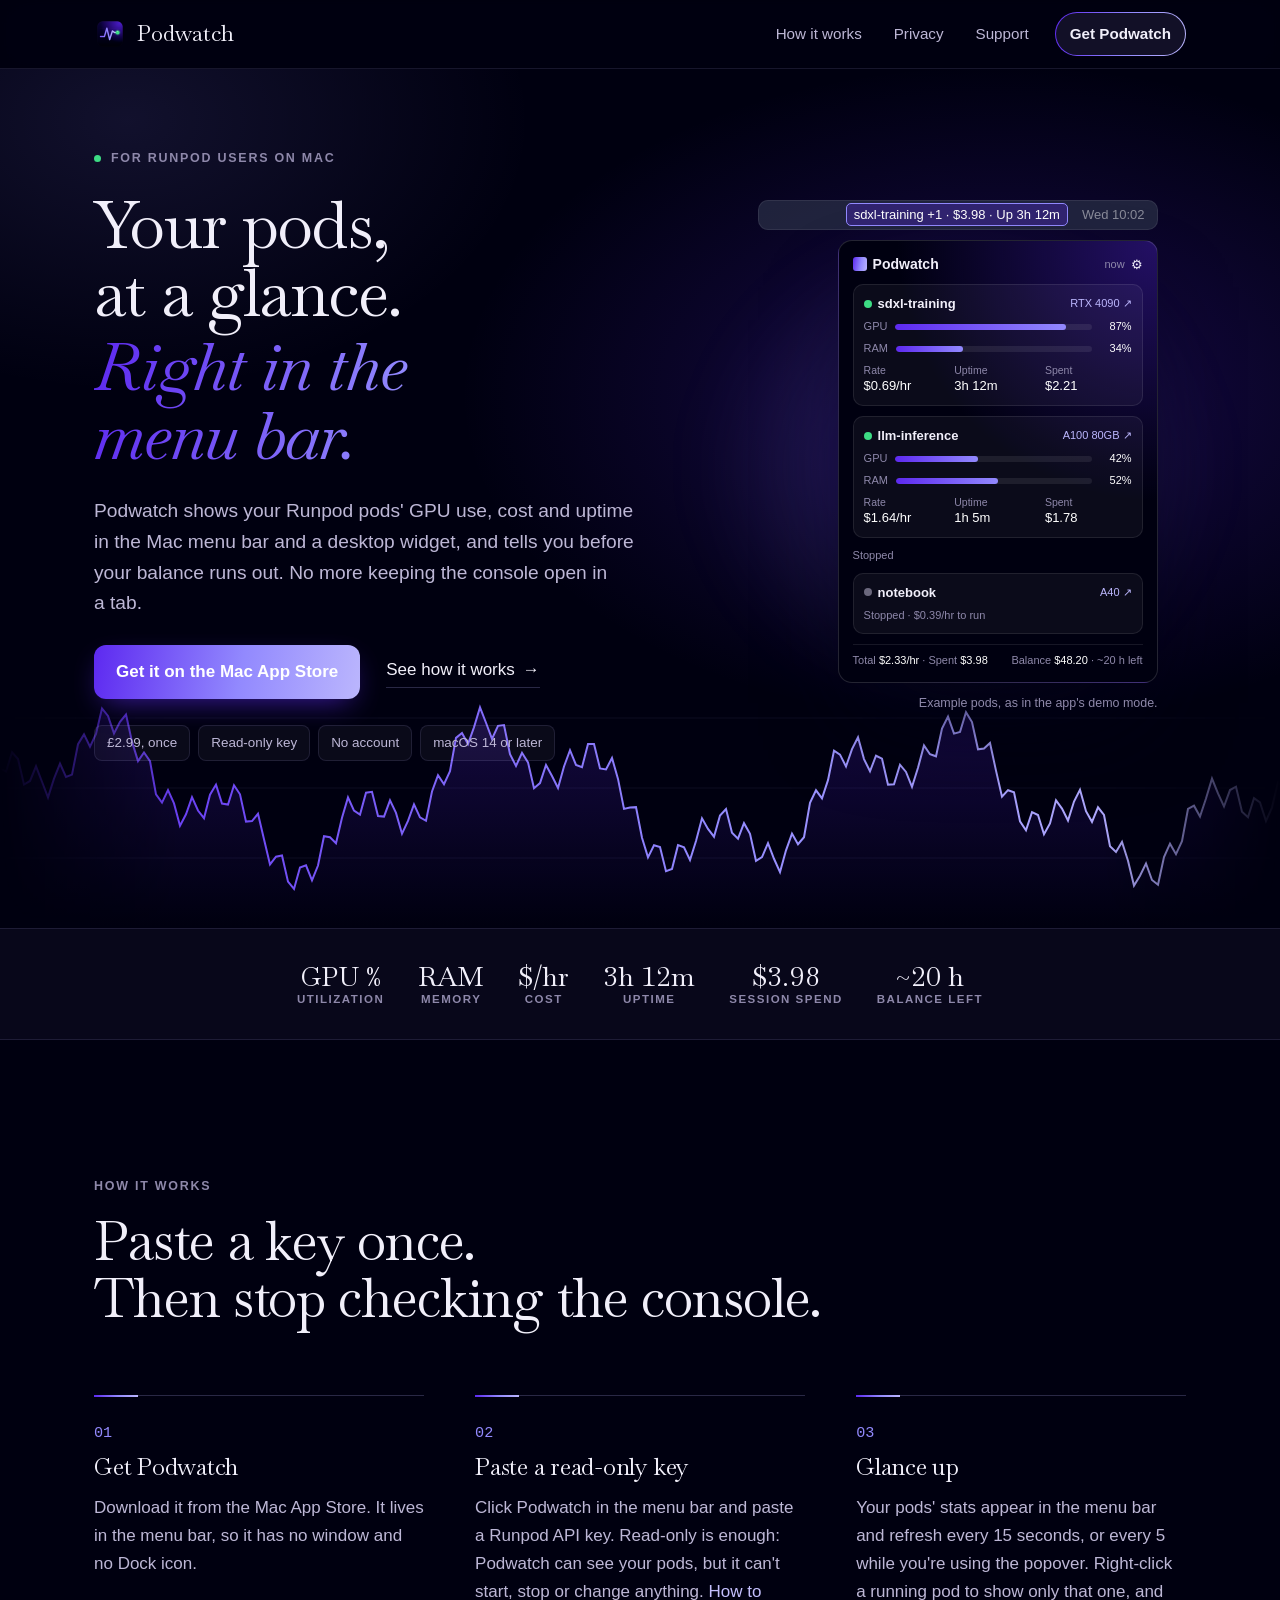
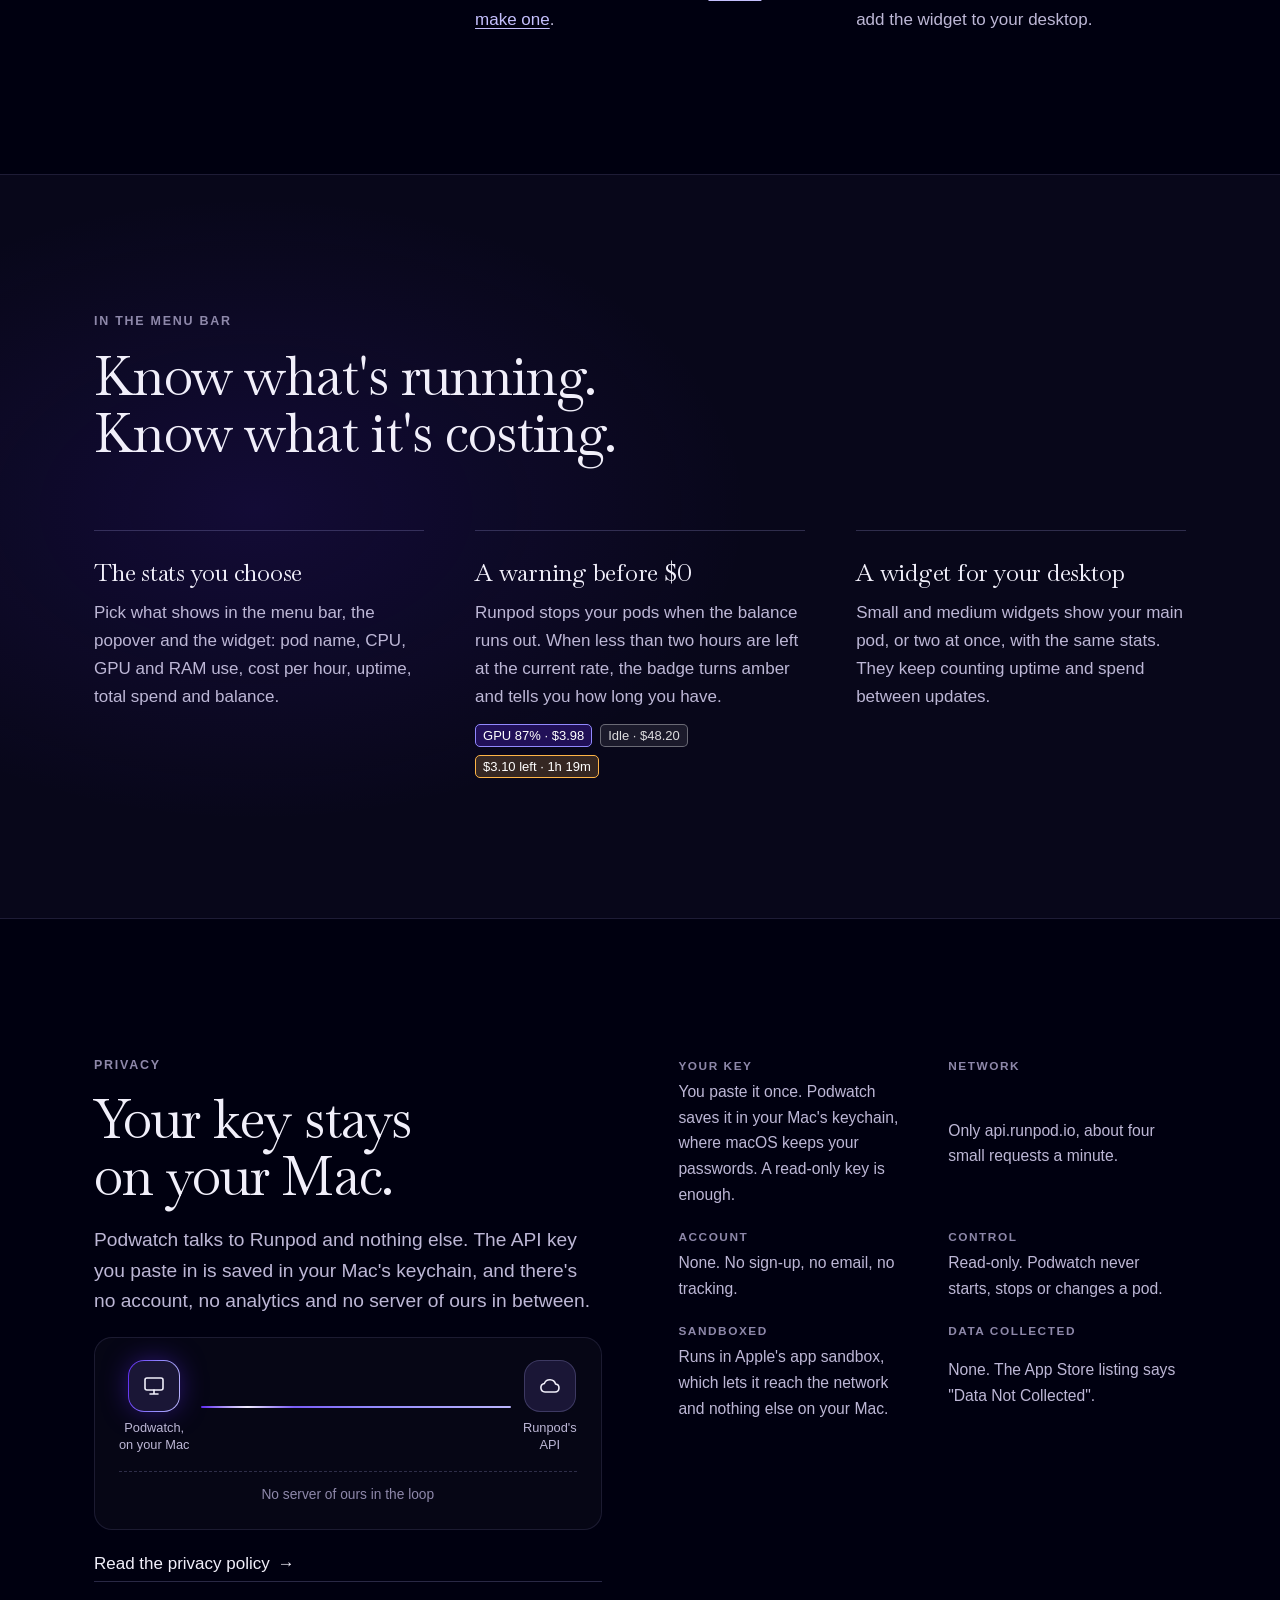
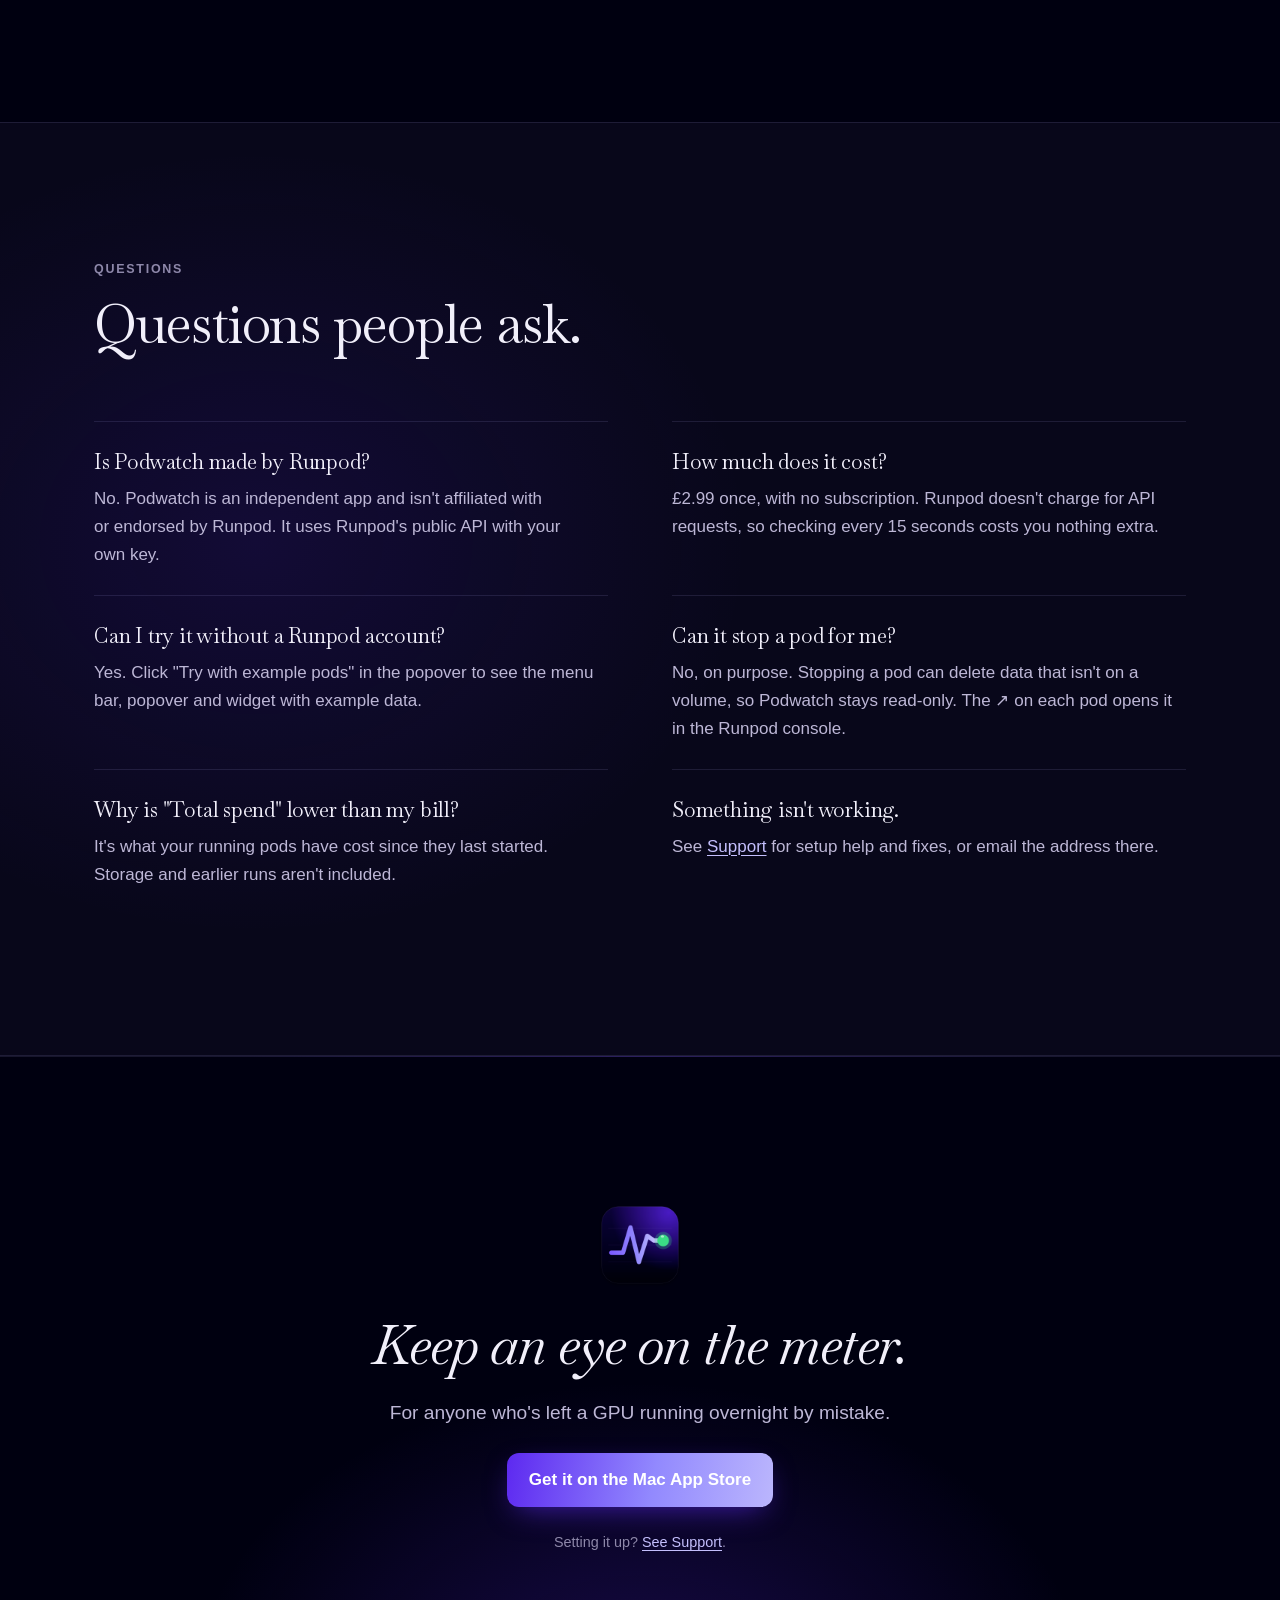
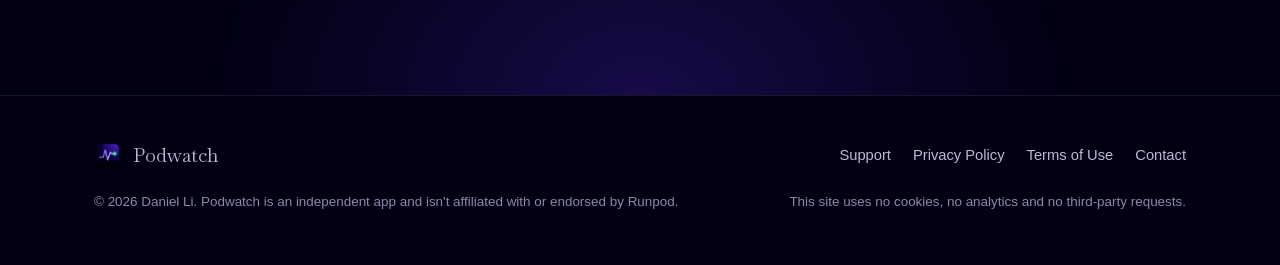
<file: index.html>
<!doctype html>
<html lang="en">
<head>
<meta charset="utf-8">
<meta name="viewport" content="width=device-width, initial-scale=1, viewport-fit=cover">
<title>Podwatch: Runpod Pod Stats in Your Mac Menu Bar</title>
<meta name="description" content="Podwatch shows your Runpod pods' GPU use, cost, uptime and spend in the Mac menu bar and a desktop widget, and warns you before your balance runs out.">
<link rel="canonical" href="https://dashing-daniel-li.github.io/podwatch-support/">
<meta name="theme-color" content="#000010">
<meta property="og:title" content="Podwatch for Runpod">
<meta property="og:description" content="Your Runpod pods' GPU use, cost and uptime, right in the Mac menu bar.">
<meta property="og:type" content="website">
<meta property="og:url" content="https://dashing-daniel-li.github.io/podwatch-support/">
<meta property="og:image" content="https://dashing-daniel-li.github.io/podwatch-support/assets/icon-512.png">
<link rel="icon" type="image/png" sizes="64x64" href="assets/icon-64.png">
<link rel="apple-touch-icon" href="assets/icon-180.png">
<link rel="preload" href="assets/fonts/baskervville-latin.woff2" as="font" type="font/woff2" crossorigin>
<link rel="stylesheet" href="style.css?v=1">
<script type="application/ld+json">
{
  "@context": "https://schema.org",
  "@type": "SoftwareApplication",
  "name": "Podwatch for Runpod",
  "description": "A Mac menu bar app and widget that shows your Runpod pods' GPU use, cost, uptime and spend, and warns before your balance runs out.",
  "applicationCategory": "DeveloperApplication",
  "operatingSystem": "macOS 14",
  "url": "https://dashing-daniel-li.github.io/podwatch-support/",
  "downloadUrl": "https://apps.apple.com/app/podwatch-for-runpod/id6830623784",
  "offers": {"@type": "Offer", "price": "2.99", "priceCurrency": "GBP"},
  "author": {"@type": "Person", "name": "Daniel Li"}
}
</script>
</head>
<body>
<a class="skip" href="#main">Skip to content</a>

<header class="site-header">
  <div class="wrap">
    <a class="brand" href="./"><img src="assets/icon-64.png" alt="" width="32" height="32"><span>Podwatch</span></a>
    <nav class="site-nav" aria-label="Site">
      <a href="./#how">How it works</a>
      <a href="privacy.html">Privacy</a>
      <a href="support.html">Support</a>
      <a class="get" href="https://apps.apple.com/app/podwatch-for-runpod/id6830623784">Get Podwatch</a>
    </nav>
  </div>
</header>

<main id="main">

<section class="hero" aria-labelledby="hero-title">
  <canvas class="hero-trace" aria-hidden="true"></canvas>
  <div class="wrap">
    <div class="hero-copy">
      <p class="eyebrow"><span class="live" aria-hidden="true"></span>For Runpod users on Mac</p>
      <h1 id="hero-title">Your pods, at a glance. <em class="accent">Right in the menu bar.</em></h1>
      <p class="lede">Podwatch shows your Runpod pods' GPU use, cost and uptime in the Mac menu bar and a desktop widget, and tells you before your balance runs out. No more keeping the console open in a tab.</p>
      <div class="hero-cta" id="get">
        <a class="btn" href="https://apps.apple.com/app/podwatch-for-runpod/id6830623784">Get it on the Mac App Store</a>
        <a class="text-link" href="#how">See how it works <span aria-hidden="true">→</span></a>
      </div>
      <ul class="hero-facts" aria-label="At a glance">
        <li>£2.99, once</li><li>Read-only key</li><li>No account</li><li>macOS 14 or later</li>
      </ul>
    </div>

    <div class="stage">
      <div class="desk" role="img" aria-label="The Podwatch menu bar badge reading sdxl-training +1 · $3.98 · Up 3h 12m, with the popover open below it showing two running pods, one stopped pod and the account balance.">
        <div class="menubar"><span class="badge">sdxl-training +1 · $3.98 · Up 3h 12m</span><span class="dim">Wed 10:02</span></div>
        <div class="pop">
          <div class="ph"><span class="sq"></span><b>Podwatch</b><span class="t">now</span><span aria-hidden="true">⚙︎</span></div>
          <div class="card">
            <div class="row"><span class="dot"></span><span class="nm">sdxl-training</span><span class="gpu">RTX 4090 ↗</span></div>
            <div class="g">GPU<i><b data-w="87" style="--w:87%"></b></i><em>87%</em></div>
            <div class="g">RAM<i><b data-w="34" style="--w:34%"></b></i><em>34%</em></div>
            <div class="figs"><div>Rate<b>$0.69/hr</b></div><div>Uptime<b>3h 12m</b></div><div>Spent<b>$2.21</b></div></div>
          </div>
          <div class="card">
            <div class="row"><span class="dot"></span><span class="nm">llm-inference</span><span class="gpu">A100 80GB ↗</span></div>
            <div class="g">GPU<i><b data-w="42" style="--w:42%"></b></i><em>42%</em></div>
            <div class="g">RAM<i><b data-w="52" style="--w:52%"></b></i><em>52%</em></div>
            <div class="figs"><div>Rate<b>$1.64/hr</b></div><div>Uptime<b>1h 5m</b></div><div>Spent<b>$1.78</b></div></div>
          </div>
          <span class="grp">Stopped</span>
          <div class="card">
            <div class="row"><span class="dot off"></span><span class="nm">notebook</span><span class="gpu">A40 ↗</span></div>
            <span class="stopped">Stopped · $0.39/hr to run</span>
          </div>
          <div class="sum"><span>Total <b>$2.33/hr</b> · Spent <b>$3.98</b></span><span>Balance <b>$48.20</b> · ~20 h left</span></div>
        </div>
        <p class="example">Example pods, as in the app's demo mode.</p>
      </div>
    </div>
  </div>
</section>

<section class="band" aria-label="What it shows">
  <div class="wrap">
    <ul>
      <li><b>GPU %</b><span>Utilization</span></li>
      <li><b>RAM</b><span>Memory</span></li>
      <li><b>$/hr</b><span>Cost</span></li>
      <li><b>3h 12m</b><span>Uptime</span></li>
      <li><b>$3.98</b><span>Session spend</span></li>
      <li><b>~20 h</b><span>Balance left</span></li>
    </ul>
  </div>
</section>

<section class="section" id="how" aria-labelledby="how-title">
  <div class="wrap">
    <div class="section-head">
      <p class="eyebrow">How it works</p>
      <h2 id="how-title">Paste a key once. <br>Then stop checking the console.</h2>
    </div>
    <ol class="steps-flow">
      <li>
        <h3>Get Podwatch</h3>
        <p>Download it from the Mac App Store. It lives in the menu bar, so it has no window and no Dock icon.</p>
      </li>
      <li>
        <h3>Paste a read-only key</h3>
        <p>Click Podwatch in the menu bar and paste a Runpod API key. Read-only is enough: Podwatch can see your pods, but it can't start, stop or change anything. <a href="support.html#api-key">How to make one</a>.</p>
      </li>
      <li>
        <h3>Glance up</h3>
        <p>Your pods' stats appear in the menu bar and refresh every 15 seconds, or every 5 while you're using the popover. Right-click a running pod to show only that one, and add the widget to your desktop.</p>
      </li>
    </ol>
  </div>
</section>

<section class="section alt" aria-labelledby="features-title">
  <div class="wrap">
    <div class="section-head">
      <p class="eyebrow">In the menu bar</p>
      <h2 id="features-title">Know what's running. <br>Know what it's costing.</h2>
    </div>
    <ul class="features">
      <li>
        <h3>The stats you choose</h3>
        <p>Pick what shows in the menu bar, the popover and the widget: pod name, CPU, GPU and RAM use, cost per hour, uptime, total spend and balance.</p>
      </li>
      <li>
        <h3>A warning before $0</h3>
        <p>Runpod stops your pods when the balance runs out. When less than two hours are left at the current rate, the badge turns amber and tells you how long you have.</p>
        <div class="chips"><span class="badge">GPU 87% · $3.98</span><span class="badge idle">Idle · $48.20</span><span class="badge low">$3.10 left · 1h 19m</span></div>
      </li>
      <li>
        <h3>A widget for your desktop</h3>
        <p>Small and medium widgets show your main pod, or two at once, with the same stats. They keep counting uptime and spend between updates.</p>
      </li>
    </ul>
  </div>
</section>

<section class="section" id="privacy" aria-labelledby="privacy-title">
  <div class="wrap privacy-grid">
    <div class="section-head" style="margin-bottom:0">
      <p class="eyebrow">Privacy</p>
      <h2 id="privacy-title">Your key stays on your Mac.</h2>
      <p class="lede">Podwatch talks to Runpod and nothing else. The API key you paste in is saved in your Mac's keychain, and there's no account, no analytics and no server of ours in between.</p>
      <div class="flow" role="img" aria-label="Podwatch on your Mac asks Runpod's API for your pod stats directly. No other server is involved.">
        <div class="node mac"><div class="glyph"><svg viewBox="0 0 24 24" fill="none" stroke="currentColor" stroke-width="1.6"><rect x="3" y="4" width="18" height="12" rx="2"/><path d="M8 20h8M12 16v4" stroke-linecap="round"/></svg></div><small>Podwatch,<br>on your Mac</small></div>
        <div class="line"></div>
        <div class="node"><div class="glyph"><svg viewBox="0 0 24 24" fill="none" stroke="currentColor" stroke-width="1.6" stroke-linecap="round"><path d="M7 18h10a4 4 0 0 0 .6-7.95A6 6 0 0 0 6.3 9.5 4.3 4.3 0 0 0 7 18z"/></svg></div><small>Runpod's<br>API</small></div>
        <p class="flow-note">No server of ours in the loop</p>
      </div>
      <a class="text-link" href="privacy.html">Read the privacy policy <span aria-hidden="true">→</span></a>
    </div>
    <dl class="facts">
      <div><dt>Your key</dt><dd>You paste it once. Podwatch saves it in your Mac's keychain, where macOS keeps your passwords. A read-only key is enough.</dd></div>
      <div><dt>Network</dt><dd>Only api.runpod.io, about four small requests a minute.</dd></div>
      <div><dt>Account</dt><dd>None. No sign-up, no email, no tracking.</dd></div>
      <div><dt>Control</dt><dd>Read-only. Podwatch never starts, stops or changes a pod.</dd></div>
      <div><dt>Sandboxed</dt><dd>Runs in Apple's app sandbox, which lets it reach the network and nothing else on your Mac.</dd></div>
      <div><dt>Data collected</dt><dd>None. The App Store listing says "Data Not Collected".</dd></div>
    </dl>
  </div>
</section>

<section class="section alt" id="faq" aria-labelledby="faq-title">
  <div class="wrap">
    <div class="section-head">
      <p class="eyebrow">Questions</p>
      <h2 id="faq-title">Questions people ask.</h2>
    </div>
    <div class="qa-list">
      <div class="qa"><h3>Is Podwatch made by Runpod?</h3><p>No. Podwatch is an independent app and isn't affiliated with or endorsed by Runpod. It uses Runpod's public API with your own key.</p></div>
      <div class="qa"><h3>How much does it cost?</h3><p>£2.99 once, with no subscription. Runpod doesn't charge for API requests, so checking every 15 seconds costs you nothing extra.</p></div>
      <div class="qa"><h3>Can I try it without a Runpod account?</h3><p>Yes. Click "Try with example pods" in the popover to see the menu bar, popover and widget with example data.</p></div>
      <div class="qa"><h3>Can it stop a pod for me?</h3><p>No, on purpose. Stopping a pod can delete data that isn't on a volume, so Podwatch stays read-only. The ↗ on each pod opens it in the Runpod console.</p></div>
      <div class="qa"><h3>Why is "Total spend" lower than my bill?</h3><p>It's what your running pods have cost since they last started. Storage and earlier runs aren't included.</p></div>
      <div class="qa"><h3>Something isn't working.</h3><p>See <a href="support.html">Support</a> for setup help and fixes, or email the address there.</p></div>
    </div>
  </div>
</section>

<section class="section closing" aria-labelledby="closing-title">
  <div class="wrap">
    <img class="closing-icon" src="assets/icon-256.png" srcset="assets/icon-256.png 1x, assets/icon-512.png 2x" alt="" width="96" height="96" loading="lazy">
    <h2 id="closing-title">Keep an eye on the meter.</h2>
    <p class="lede">For anyone who's left a GPU running overnight by mistake.</p>
    <a class="btn" href="https://apps.apple.com/app/podwatch-for-runpod/id6830623784">Get it on the Mac App Store</a>
    <p class="fine">Setting it up? <a href="support.html">See Support</a>.</p>
  </div>
</section>

</main>

<footer class="site-footer">
  <div class="wrap">
    <a class="brand" href="./"><img src="assets/icon-64.png" alt="" width="28" height="28"><span>Podwatch</span></a>
    <ul>
      <li><a href="support.html">Support</a></li>
      <li><a href="privacy.html">Privacy Policy</a></li>
      <li><a href="https://www.apple.com/legal/internet-services/itunes/dev/stdeula/">Terms of Use</a></li>
      <li><a href="mailto:daniel.li.work+podwatch@gmail.com">Contact</a></li>
    </ul>
    <p class="copy"><span>© 2026 Daniel Li. Podwatch is an independent app and isn't affiliated with or endorsed by Runpod.</span><span>This site uses no cookies, no analytics and no third-party requests.</span></p>
  </div>
</footer>

<script src="assets/site.js" defer></script>
</body>
</html>
</file>
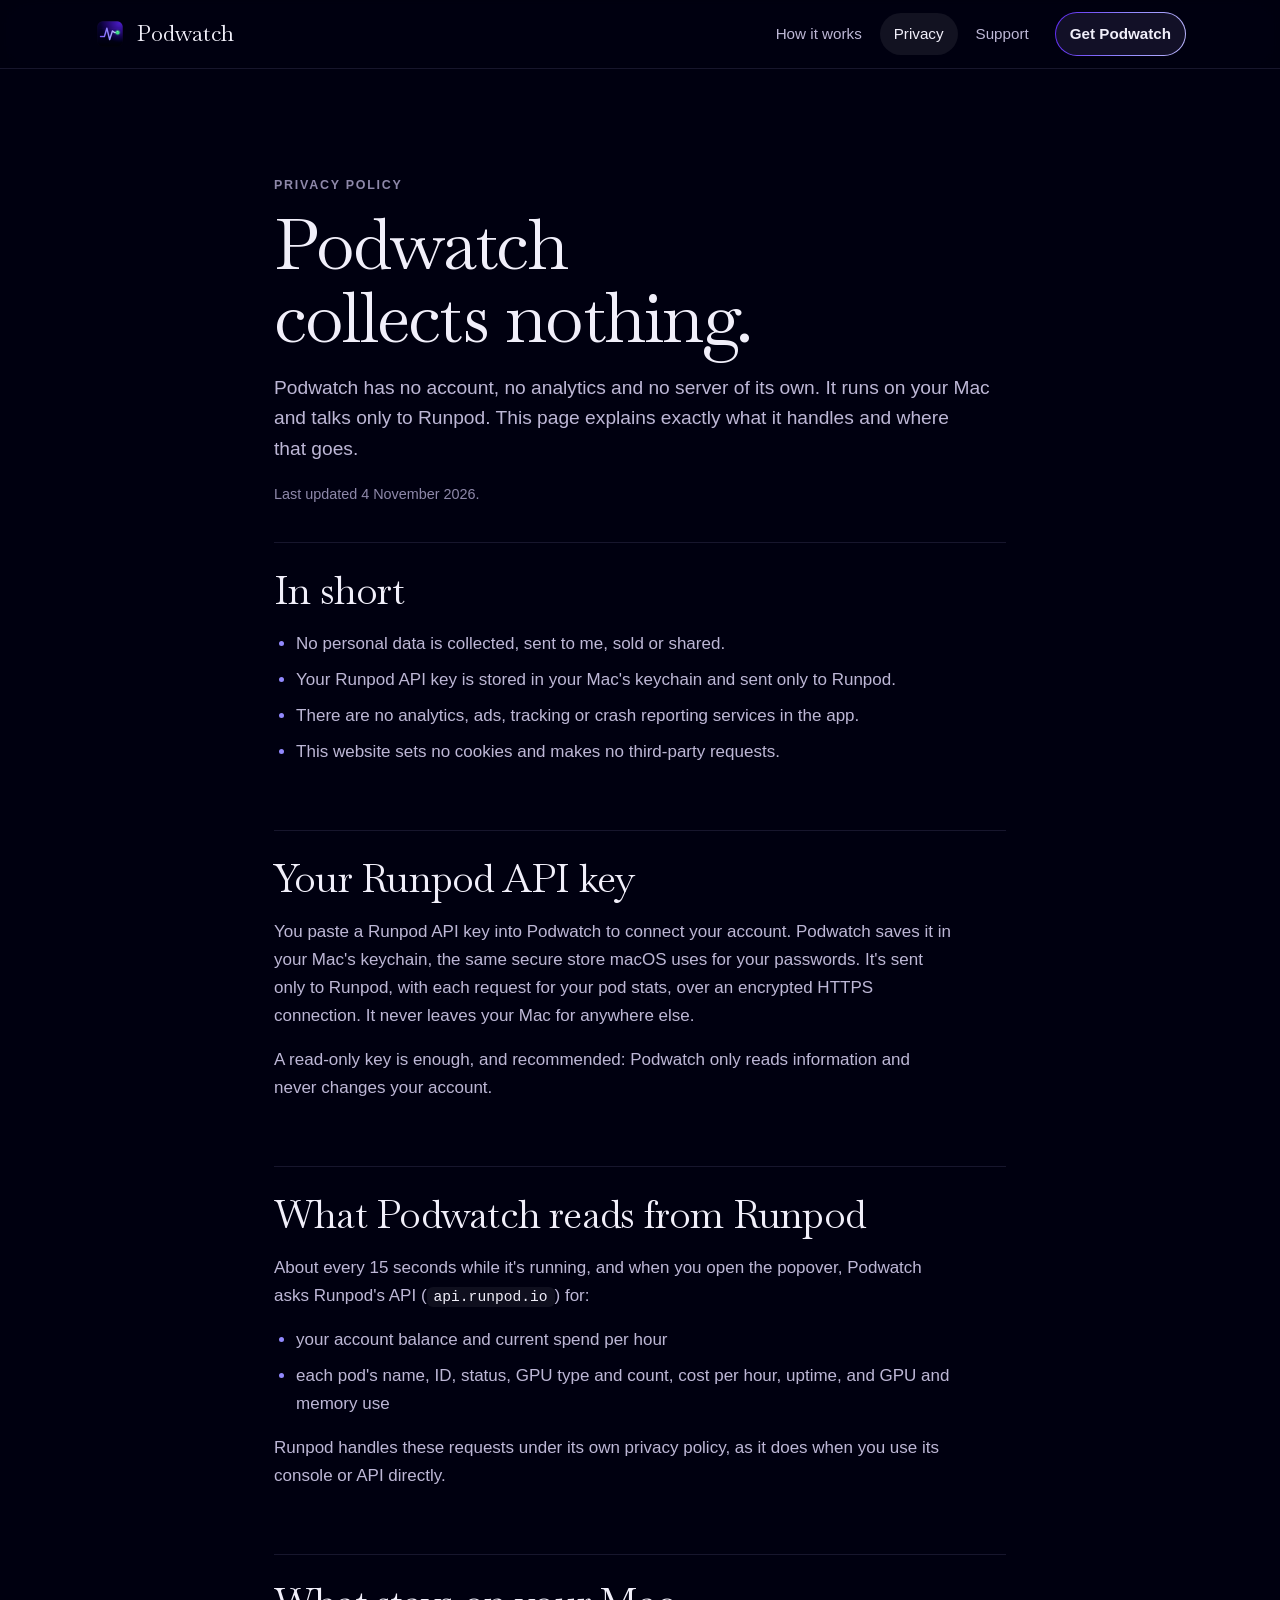
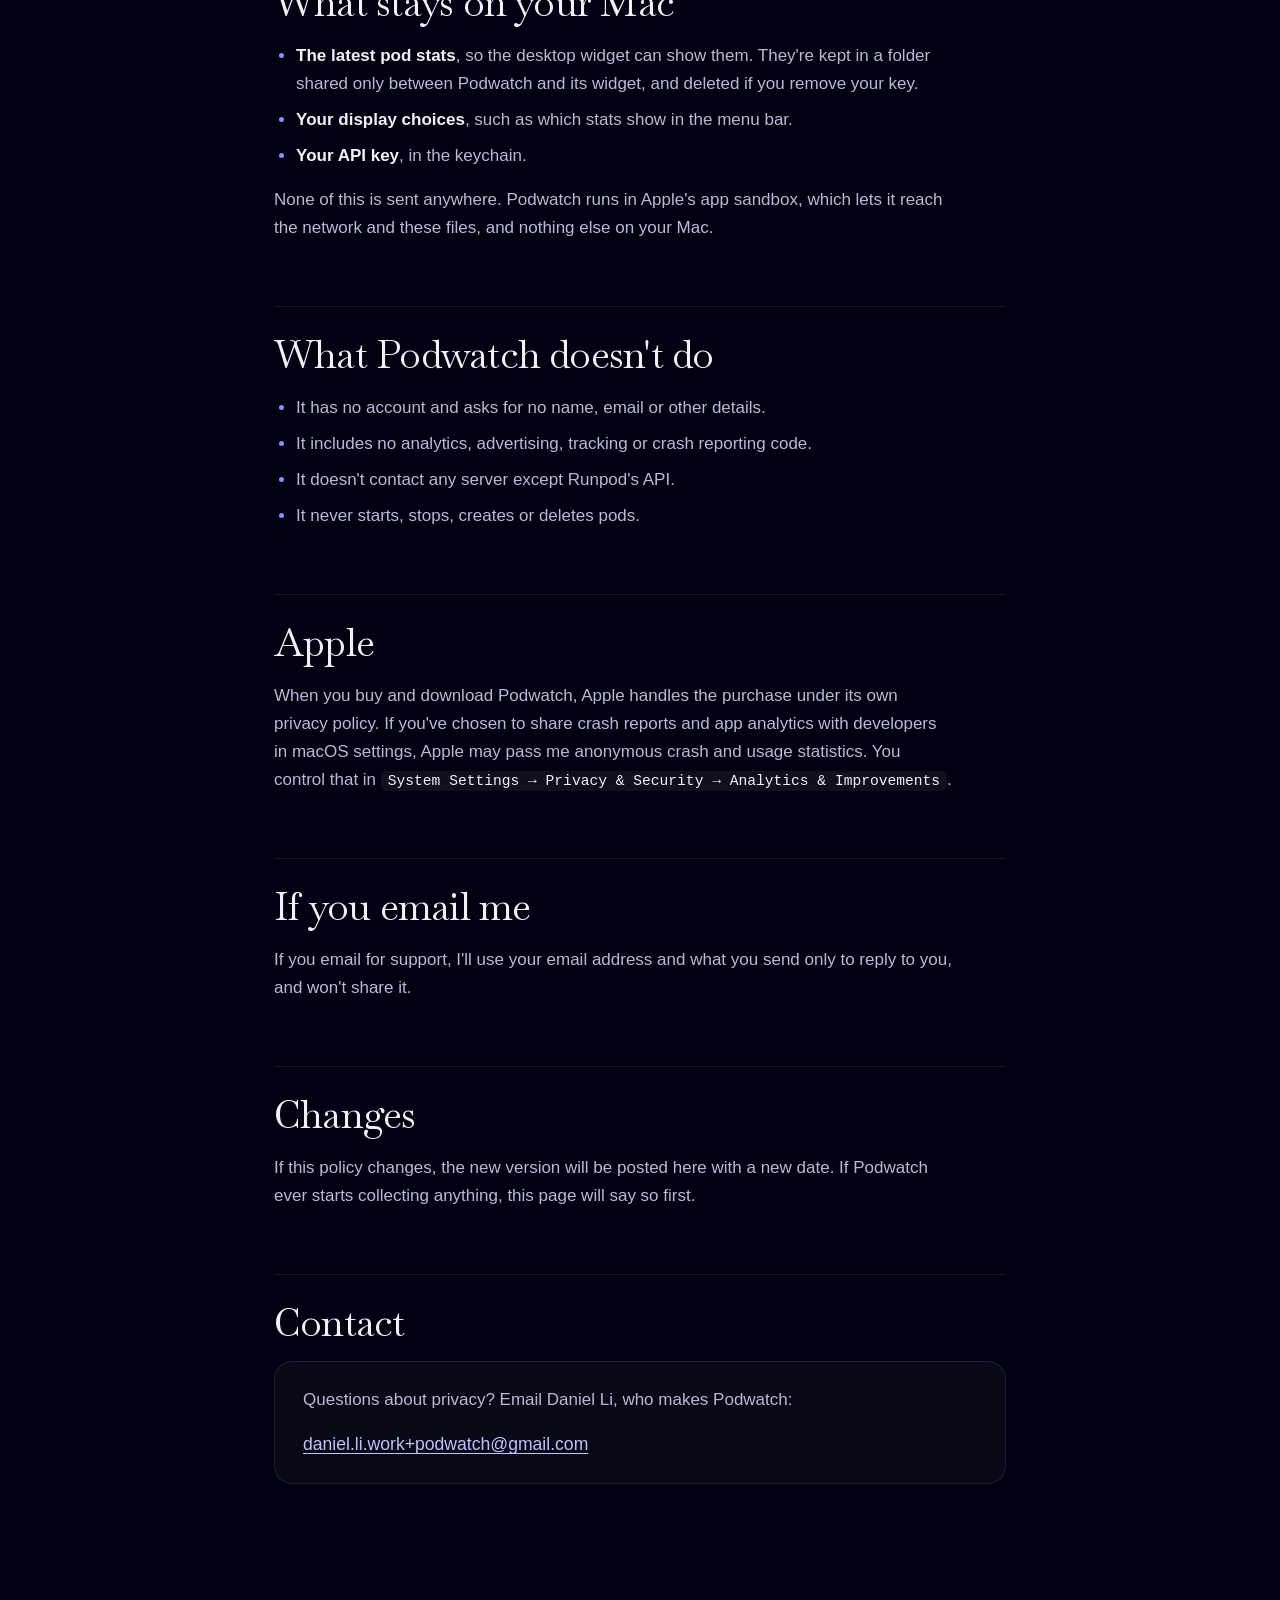
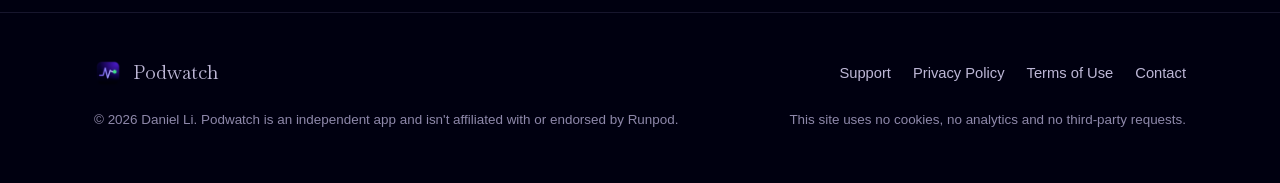
<file: privacy.html>
<!doctype html>
<html lang="en">
<head>
<meta charset="utf-8">
<meta name="viewport" content="width=device-width, initial-scale=1, viewport-fit=cover">
<title>Podwatch Privacy Policy</title>
<meta name="description" content="Podwatch collects no data. Your Runpod API key stays in your Mac's keychain and the app talks only to Runpod's API.">
<link rel="canonical" href="https://dashing-daniel-li.github.io/podwatch-support/privacy.html">
<meta name="theme-color" content="#000010">
<link rel="icon" type="image/png" sizes="64x64" href="assets/icon-64.png">
<link rel="apple-touch-icon" href="assets/icon-180.png">
<link rel="stylesheet" href="style.css?v=1">
</head>
<body>
<a class="skip" href="#main">Skip to content</a>

<header class="site-header">
  <div class="wrap">
    <a class="brand" href="./"><img src="assets/icon-64.png" alt="" width="32" height="32"><span>Podwatch</span></a>
    <nav class="site-nav" aria-label="Site">
      <a href="./#how">How it works</a>
      <a href="privacy.html" aria-current="page">Privacy</a>
      <a href="support.html">Support</a>
      <a class="get" href="./#get">Get Podwatch</a>
    </nav>
  </div>
</header>

<main id="main">
<div class="wrap narrow">
  <div class="doc-hero">
    <p class="eyebrow">Privacy Policy</p>
    <h1>Podwatch collects nothing.</h1>
    <p class="lede">Podwatch has no account, no analytics and no server of its own. It runs on your Mac and talks only to Runpod. This page explains exactly what it handles and where that goes.</p>
    <p class="fine">Last updated 4 November 2026.</p>
  </div>

  <article class="doc">
    <h2 id="summary">In short</h2>
    <ul>
      <li>No personal data is collected, sent to me, sold or shared.</li>
      <li>Your Runpod API key is stored in your Mac's keychain and sent only to Runpod.</li>
      <li>There are no analytics, ads, tracking or crash reporting services in the app.</li>
      <li>This website sets no cookies and makes no third-party requests.</li>
    </ul>

    <h2 id="key">Your Runpod API key</h2>
    <p>You paste a Runpod API key into Podwatch to connect your account. Podwatch saves it in your Mac's keychain, the same secure store macOS uses for your passwords. It's sent only to Runpod, with each request for your pod stats, over an encrypted HTTPS connection. It never leaves your Mac for anywhere else.</p>
    <p>A read-only key is enough, and recommended: Podwatch only reads information and never changes your account.</p>

    <h2 id="runpod">What Podwatch reads from Runpod</h2>
    <p>About every 15 seconds while it's running, and when you open the popover, Podwatch asks Runpod's API (<span class="path">api.runpod.io</span>) for:</p>
    <ul>
      <li>your account balance and current spend per hour</li>
      <li>each pod's name, ID, status, GPU type and count, cost per hour, uptime, and GPU and memory use</li>
    </ul>
    <p>Runpod handles these requests under its own privacy policy, as it does when you use its console or API directly.</p>

    <h2 id="mac">What stays on your Mac</h2>
    <ul>
      <li><strong>The latest pod stats</strong>, so the desktop widget can show them. They're kept in a folder shared only between Podwatch and its widget, and deleted if you remove your key.</li>
      <li><strong>Your display choices</strong>, such as which stats show in the menu bar.</li>
      <li><strong>Your API key</strong>, in the keychain.</li>
    </ul>
    <p>None of this is sent anywhere. Podwatch runs in Apple's app sandbox, which lets it reach the network and these files, and nothing else on your Mac.</p>

    <h2 id="none">What Podwatch doesn't do</h2>
    <ul>
      <li>It has no account and asks for no name, email or other details.</li>
      <li>It includes no analytics, advertising, tracking or crash reporting code.</li>
      <li>It doesn't contact any server except Runpod's API.</li>
      <li>It never starts, stops, creates or deletes pods.</li>
    </ul>

    <h2 id="apple">Apple</h2>
    <p>When you buy and download Podwatch, Apple handles the purchase under its own privacy policy. If you've chosen to share crash reports and app analytics with developers in macOS settings, Apple may pass me anonymous crash and usage statistics. You control that in <span class="path">System Settings → Privacy &amp; Security → Analytics &amp; Improvements</span>.</p>

    <h2 id="email">If you email me</h2>
    <p>If you email for support, I'll use your email address and what you send only to reply to you, and won't share it.</p>

    <h2 id="changes">Changes</h2>
    <p>If this policy changes, the new version will be posted here with a new date. If Podwatch ever starts collecting anything, this page will say so first.</p>

    <h2 id="contact">Contact</h2>
    <div class="contact-card">
      <p>Questions about privacy? Email Daniel Li, who makes Podwatch:</p>
      <p class="email"><a href="mailto:daniel.li.work+podwatch@gmail.com">daniel.li.work+podwatch@gmail.com</a></p>
    </div>
  </article>
</div>
</main>

<footer class="site-footer">
  <div class="wrap">
    <a class="brand" href="./"><img src="assets/icon-64.png" alt="" width="28" height="28"><span>Podwatch</span></a>
    <ul>
      <li><a href="support.html">Support</a></li>
      <li><a href="privacy.html">Privacy Policy</a></li>
      <li><a href="https://www.apple.com/legal/internet-services/itunes/dev/stdeula/">Terms of Use</a></li>
      <li><a href="mailto:daniel.li.work+podwatch@gmail.com">Contact</a></li>
    </ul>
    <p class="copy"><span>© 2026 Daniel Li. Podwatch is an independent app and isn't affiliated with or endorsed by Runpod.</span><span>This site uses no cookies, no analytics and no third-party requests.</span></p>
  </div>
</footer>
</body>
</html>
</file>
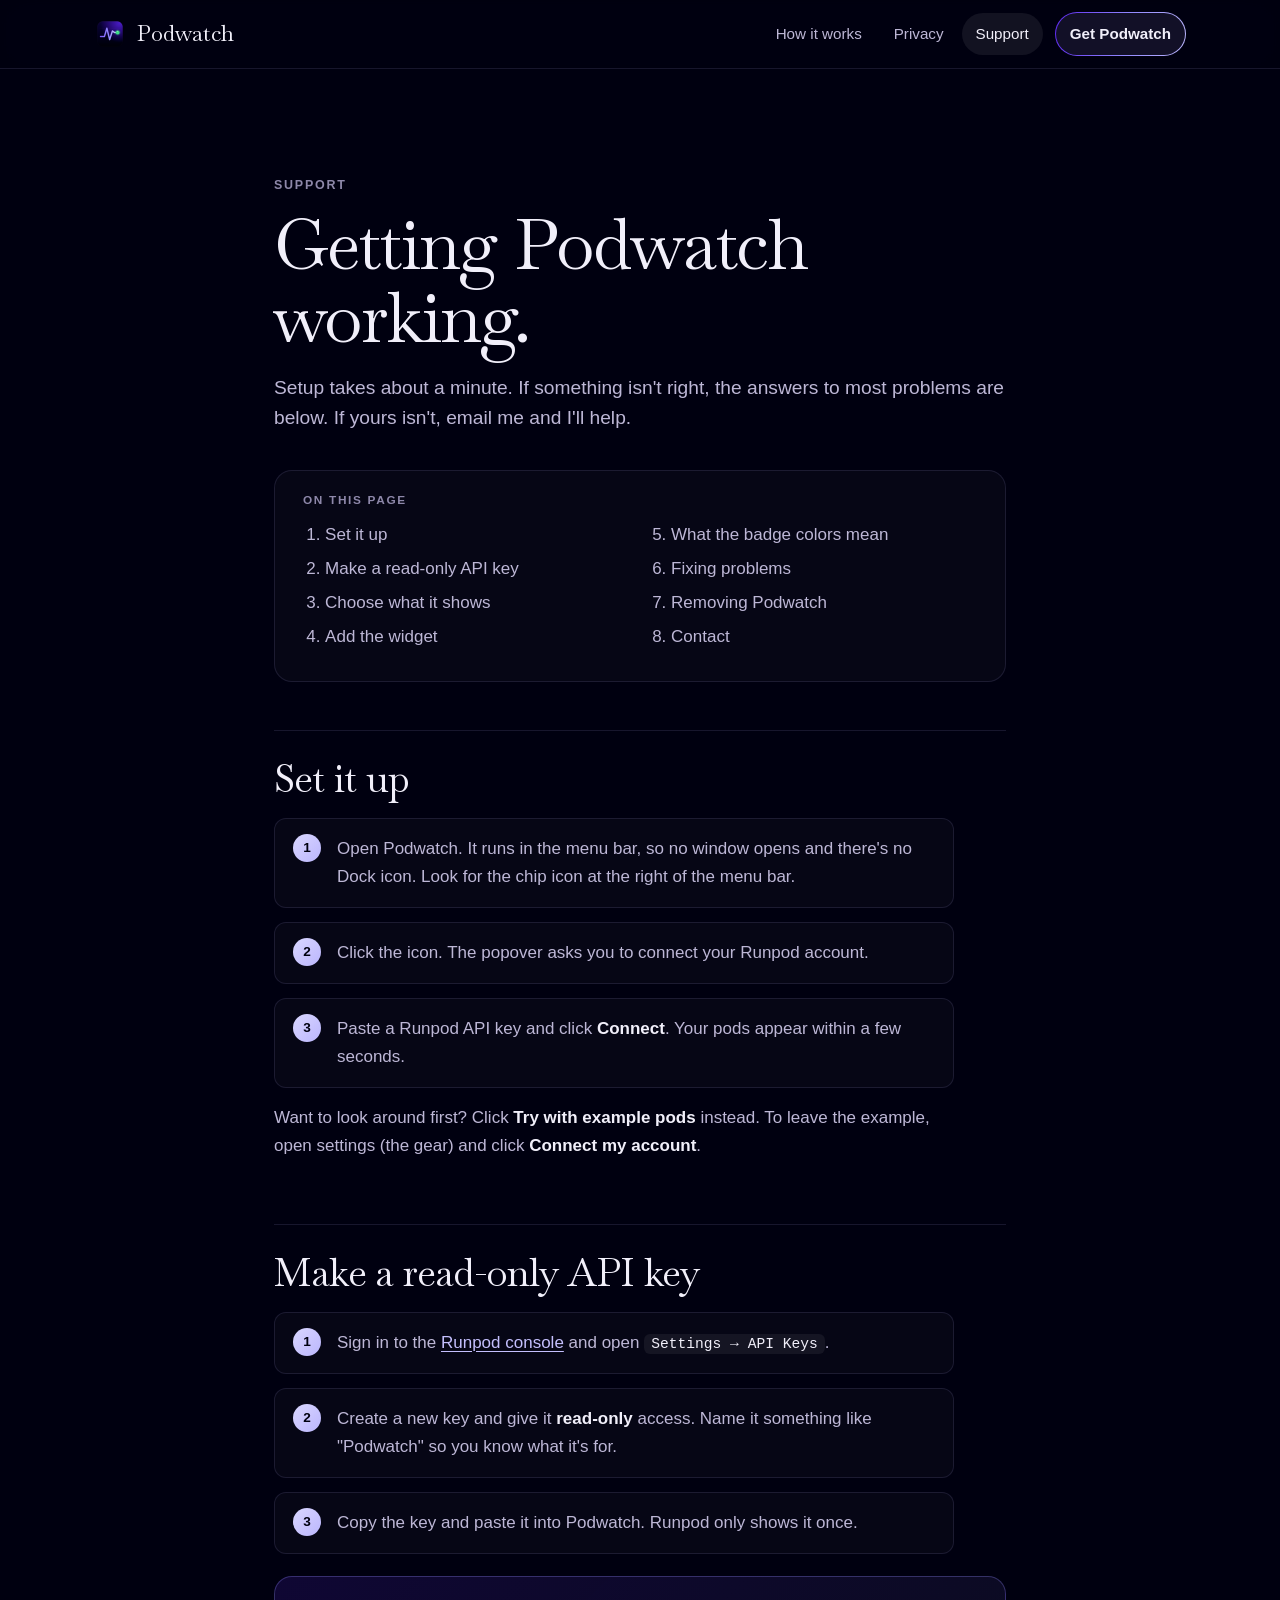
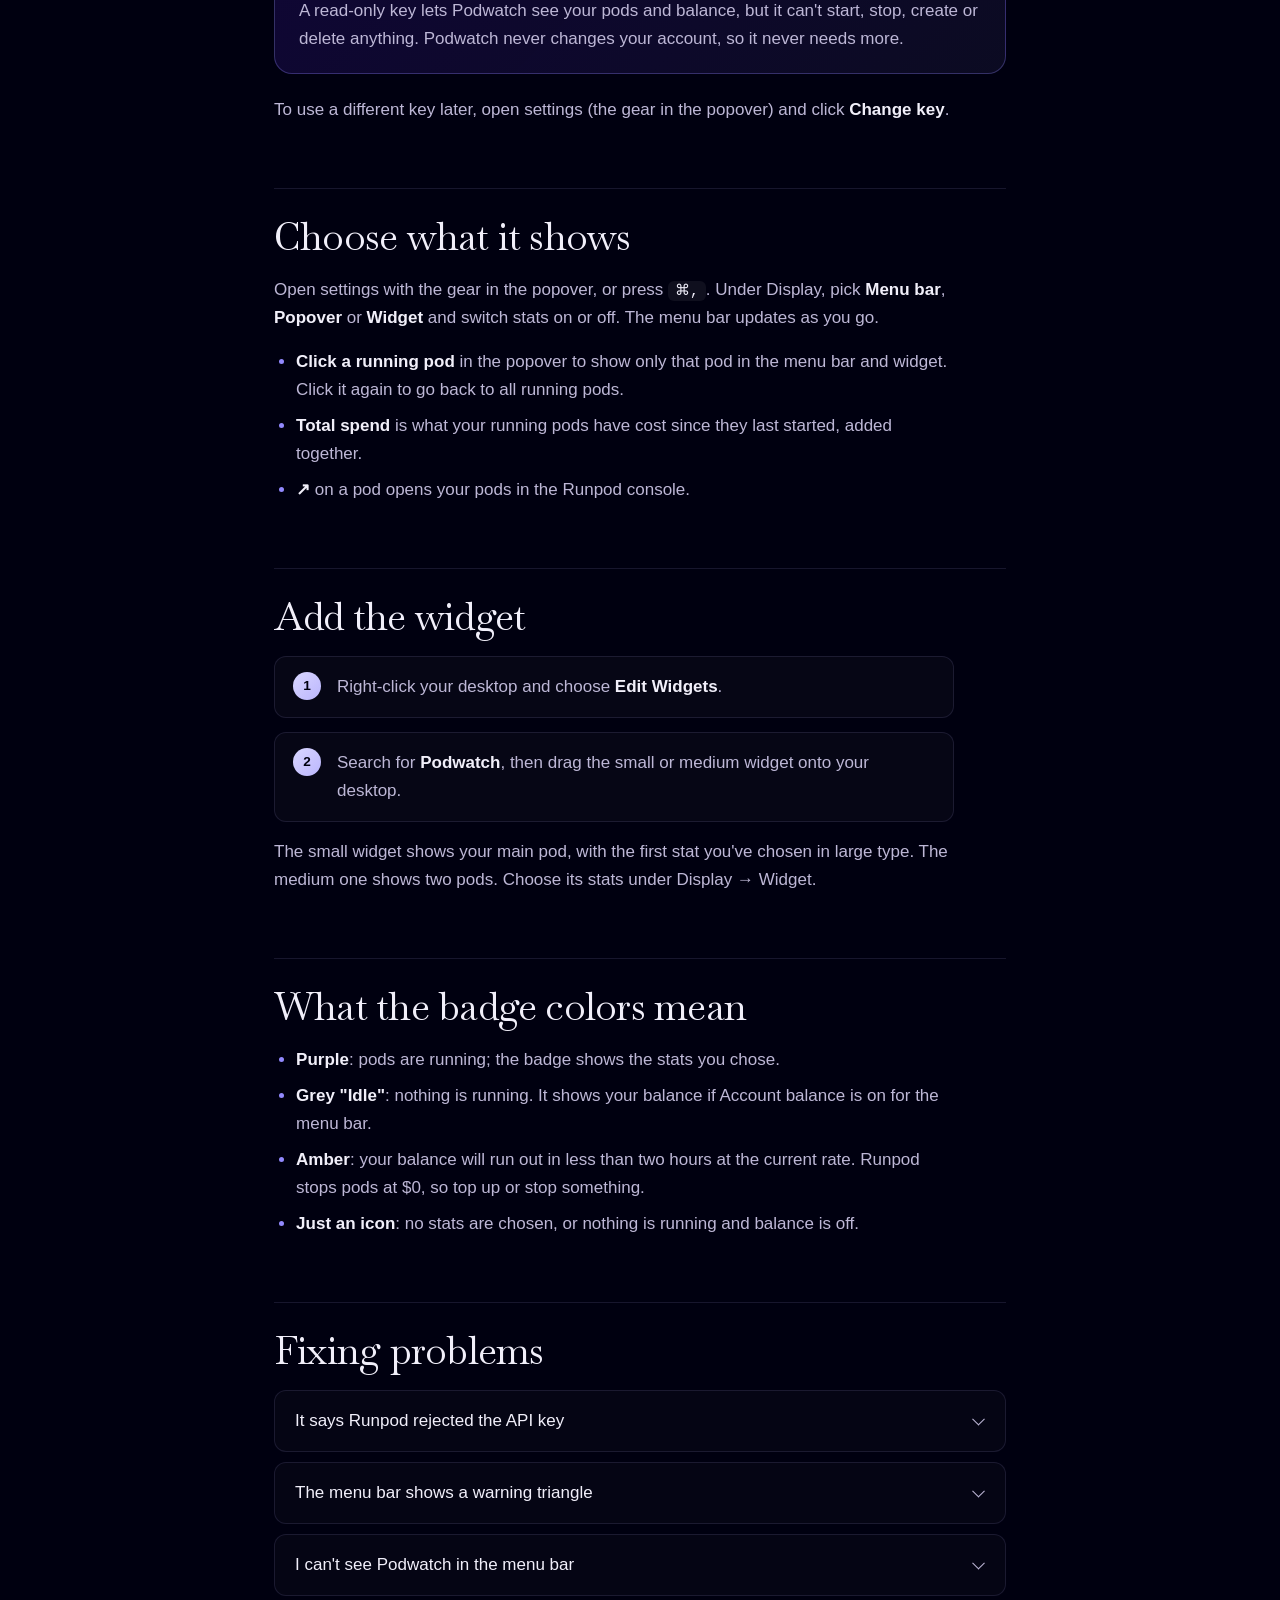
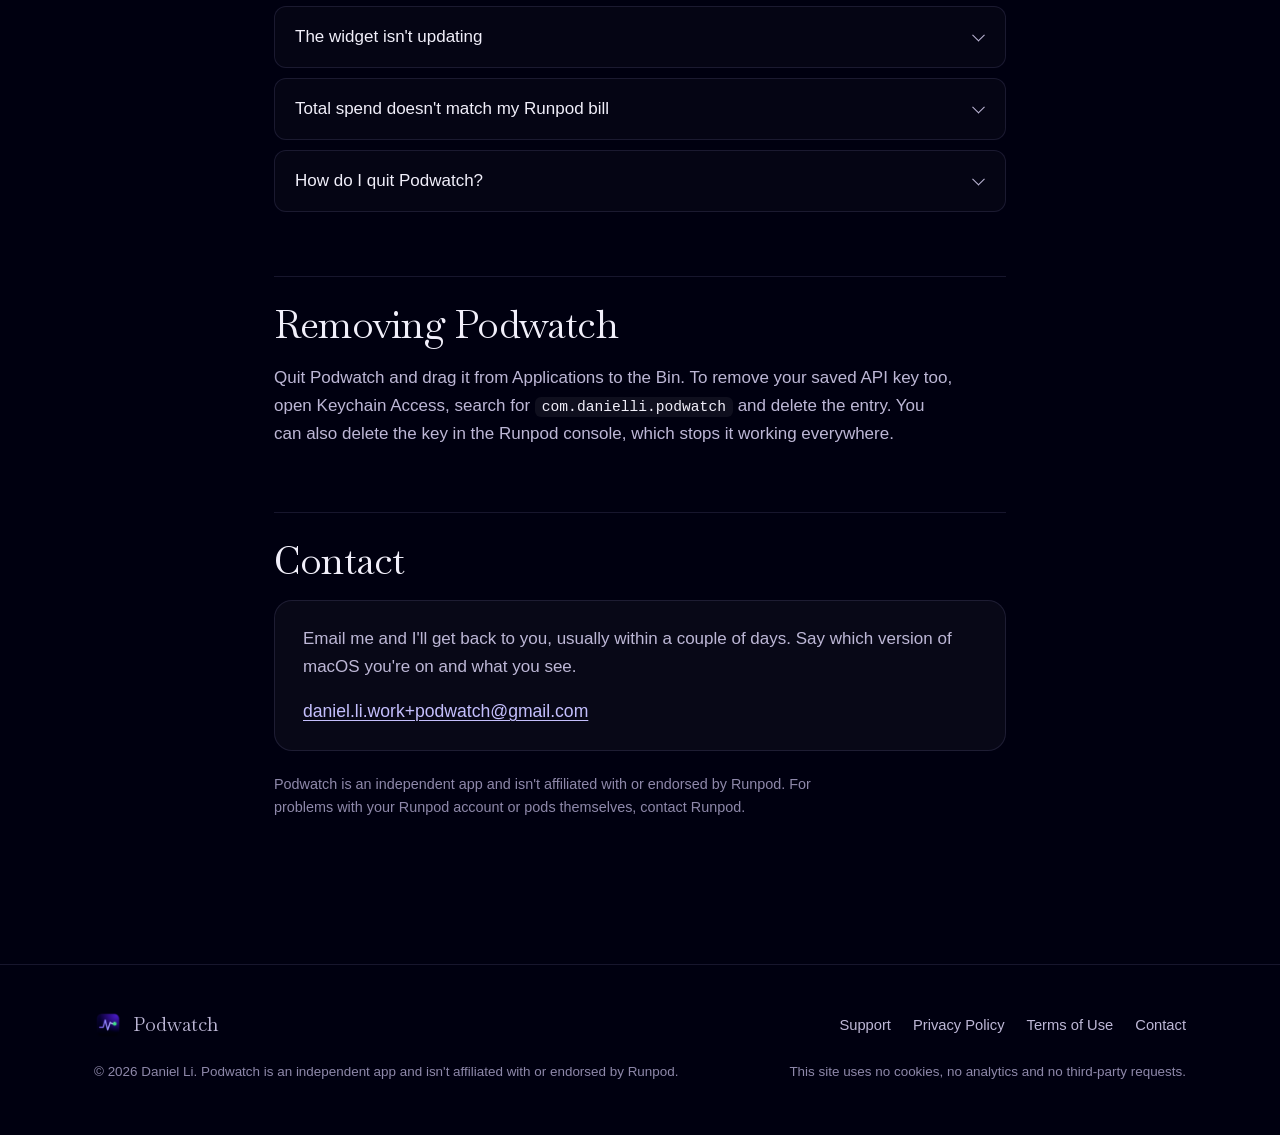
<file: support.html>
<!doctype html>
<html lang="en">
<head>
<meta charset="utf-8">
<meta name="viewport" content="width=device-width, initial-scale=1, viewport-fit=cover">
<title>Podwatch Support</title>
<meta name="description" content="Set up Podwatch, make a read-only Runpod API key, and fix common problems with the menu bar, popover and widget.">
<link rel="canonical" href="https://dashing-daniel-li.github.io/podwatch-support/support.html">
<meta name="theme-color" content="#000010">
<link rel="icon" type="image/png" sizes="64x64" href="assets/icon-64.png">
<link rel="apple-touch-icon" href="assets/icon-180.png">
<link rel="stylesheet" href="style.css?v=1">
</head>
<body>
<a class="skip" href="#main">Skip to content</a>

<header class="site-header">
  <div class="wrap">
    <a class="brand" href="./"><img src="assets/icon-64.png" alt="" width="32" height="32"><span>Podwatch</span></a>
    <nav class="site-nav" aria-label="Site">
      <a href="./#how">How it works</a>
      <a href="privacy.html">Privacy</a>
      <a href="support.html" aria-current="page">Support</a>
      <a class="get" href="./#get">Get Podwatch</a>
    </nav>
  </div>
</header>

<main id="main">
<div class="wrap narrow">
  <div class="doc-hero">
    <p class="eyebrow">Support</p>
    <h1>Getting Podwatch working.</h1>
    <p class="lede">Setup takes about a minute. If something isn't right, the answers to most problems are below. If yours isn't, email me and I'll help.</p>
  </div>

  <nav class="toc" aria-label="On this page">
    <h2>On this page</h2>
    <ol>
      <li><a href="#setup">Set it up</a></li>
      <li><a href="#api-key">Make a read-only API key</a></li>
      <li><a href="#choose">Choose what it shows</a></li>
      <li><a href="#widget">Add the widget</a></li>
      <li><a href="#badge">What the badge colors mean</a></li>
      <li><a href="#problems">Fixing problems</a></li>
      <li><a href="#remove">Removing Podwatch</a></li>
      <li><a href="#contact">Contact</a></li>
    </ol>
  </nav>

  <article class="doc">
    <h2 id="setup">Set it up</h2>
    <ol class="steps">
      <li>Open Podwatch. It runs in the menu bar, so no window opens and there's no Dock icon. Look for the chip icon at the right of the menu bar.</li>
      <li>Click the icon. The popover asks you to connect your Runpod account.</li>
      <li>Paste a Runpod API key and click <strong>Connect</strong>. Your pods appear within a few seconds.</li>
    </ol>
    <p>Want to look around first? Click <strong>Try with example pods</strong> instead. To leave the example, open settings (the gear) and click <strong>Connect my account</strong>.</p>

    <h2 id="api-key">Make a read-only API key</h2>
    <ol class="steps">
      <li>Sign in to the <a href="https://console.runpod.io/user/settings">Runpod console</a> and open <span class="path">Settings → API Keys</span>.</li>
      <li>Create a new key and give it <strong>read-only</strong> access. Name it something like "Podwatch" so you know what it's for.</li>
      <li>Copy the key and paste it into Podwatch. Runpod only shows it once.</li>
    </ol>
    <div class="callout"><p>A read-only key lets Podwatch see your pods and balance, but it can't start, stop, create or delete anything. Podwatch never changes your account, so it never needs more.</p></div>
    <p>To use a different key later, open settings (the gear in the popover) and click <strong>Change key</strong>.</p>

    <h2 id="choose">Choose what it shows</h2>
    <p>Open settings with the gear in the popover, or press <span class="path">⌘,</span>. Under Display, pick <strong>Menu bar</strong>, <strong>Popover</strong> or <strong>Widget</strong> and switch stats on or off. The menu bar updates as you go.</p>
    <ul>
      <li><strong>Click a running pod</strong> in the popover to show only that pod in the menu bar and widget. Click it again to go back to all running pods.</li>
      <li><strong>Total spend</strong> is what your running pods have cost since they last started, added together.</li>
      <li><strong>↗</strong> on a pod opens your pods in the Runpod console.</li>
    </ul>

    <h2 id="widget">Add the widget</h2>
    <ol class="steps">
      <li>Right-click your desktop and choose <strong>Edit Widgets</strong>.</li>
      <li>Search for <strong>Podwatch</strong>, then drag the small or medium widget onto your desktop.</li>
    </ol>
    <p>The small widget shows your main pod, with the first stat you've chosen in large type. The medium one shows two pods. Choose its stats under Display → Widget.</p>

    <h2 id="badge">What the badge colors mean</h2>
    <ul>
      <li><strong>Purple</strong>: pods are running; the badge shows the stats you chose.</li>
      <li><strong>Grey "Idle"</strong>: nothing is running. It shows your balance if Account balance is on for the menu bar.</li>
      <li><strong>Amber</strong>: your balance will run out in less than two hours at the current rate. Runpod stops pods at $0, so top up or stop something.</li>
      <li><strong>Just an icon</strong>: no stats are chosen, or nothing is running and balance is off.</li>
    </ul>

    <h2 id="problems">Fixing problems</h2>
    <details class="faq"><summary>It says Runpod rejected the API key</summary><div class="answer"><p>The key was deleted in the Runpod console, or it was copied with a piece missing. Make a new read-only key and paste it into the popover. Keys are long; make sure you copy all of it.</p></div></details>
    <details class="faq"><summary>The menu bar shows a warning triangle</summary><div class="answer"><p>Podwatch couldn't reach Runpod: you might be offline, or Runpod might be having trouble. It tries again on its own, waiting a little longer each time, and goes back to every 15 seconds once it gets through. Open the popover to see the exact message.</p></div></details>
    <details class="faq"><summary>I can't see Podwatch in the menu bar</summary><div class="answer"><p>On MacBooks with a notch, items can hide behind it when the menu bar is full. Turn off a few stats under Display → Menu bar, or quit some other menu bar apps. Pressing <span class="path">⌘</span> and dragging menu bar items rearranges them.</p></div></details>
    <details class="faq"><summary>The widget isn't updating</summary><div class="answer"><p>The widget shows what Podwatch last fetched, so Podwatch needs to be running. A clock icon on the widget means its data is more than 15 minutes old. Open Podwatch and it catches up. Turning on Launch at login in settings keeps it running.</p></div></details>
    <details class="faq"><summary>Total spend doesn't match my Runpod bill</summary><div class="answer"><p>Total spend covers your running pods since they last started. Your bill also includes storage, stopped pods' volumes and earlier runs.</p></div></details>
    <details class="faq"><summary>How do I quit Podwatch?</summary><div class="answer"><p>Open the popover and press <span class="path">⌘Q</span>, or open settings and click <strong>Quit Podwatch</strong> at the bottom.</p></div></details>

    <h2 id="remove">Removing Podwatch</h2>
    <p>Quit Podwatch and drag it from Applications to the Bin. To remove your saved API key too, open Keychain Access, search for <span class="path">com.danielli.podwatch</span> and delete the entry. You can also delete the key in the Runpod console, which stops it working everywhere.</p>

    <h2 id="contact">Contact</h2>
    <div class="contact-card">
      <p>Email me and I'll get back to you, usually within a couple of days. Say which version of macOS you're on and what you see.</p>
      <p class="email"><a href="mailto:daniel.li.work+podwatch@gmail.com">daniel.li.work+podwatch@gmail.com</a></p>
    </div>
    <p class="fine" style="margin-top:22px">Podwatch is an independent app and isn't affiliated with or endorsed by Runpod. For problems with your Runpod account or pods themselves, contact Runpod.</p>
  </article>
</div>
</main>

<footer class="site-footer">
  <div class="wrap">
    <a class="brand" href="./"><img src="assets/icon-64.png" alt="" width="28" height="28"><span>Podwatch</span></a>
    <ul>
      <li><a href="support.html">Support</a></li>
      <li><a href="privacy.html">Privacy Policy</a></li>
      <li><a href="https://www.apple.com/legal/internet-services/itunes/dev/stdeula/">Terms of Use</a></li>
      <li><a href="mailto:daniel.li.work+podwatch@gmail.com">Contact</a></li>
    </ul>
    <p class="copy"><span>© 2026 Daniel Li. Podwatch is an independent app and isn't affiliated with or endorsed by Runpod.</span><span>This site uses no cookies, no analytics and no third-party requests.</span></p>
  </div>
</footer>
</body>
</html>
</file>
<file: style.css>
/* Podwatch — site styles.
   Laid out like the Sotto Voce site; coloured like the app: its night (#000010) and Runpod's
   purple, violet and lavender, the same tokens as the app's Theme.swift.
   Self-hosted type, no third-party requests of any kind. */

@font-face {
  font-family: "Baskervville";
  src: url("assets/fonts/baskervville-latin.woff2") format("woff2");
  font-weight: 400 700;
  font-style: normal;
  font-display: swap;
}
@font-face {
  font-family: "Baskervville";
  src: url("assets/fonts/baskervville-italic-latin.woff2") format("woff2");
  font-weight: 400 700;
  font-style: italic;
  font-display: swap;
}

:root {
  color-scheme: dark;

  --ink-0: #000010;
  --ink-1: #08071a;
  --ink-2: #121027;
  --ink-3: #1a1636;
  --line: rgba(187, 182, 253, 0.12);
  --line-strong: rgba(187, 182, 253, 0.22);

  --text: #f1effa;
  --text-2: #bdb7d6;
  --text-3: #8e88aa;

  --purple: #5d29f0;
  --violet: #9289fe;
  --lavender: #bbb6fd;
  --grad: linear-gradient(100deg, var(--purple) 0%, var(--violet) 55%, var(--lavender) 100%);
  --green: #3ddc84;
  --amber: #ffb547;
  --link: #c4bffd;

  --serif: "Baskervville", "Baskerville", "Hoefler Text", Georgia, "Times New Roman", serif;
  --sans: -apple-system, BlinkMacSystemFont, "SF Pro Text", "Segoe UI", Roboto, "Helvetica Neue", Arial, sans-serif;
  --mono: ui-monospace, "SF Mono", Menlo, Consolas, monospace;

  --wrap: 1180px;
  --gutter: clamp(20px, 5vw, 44px);
  --radius-md: 18px;
  --radius-sm: 12px;
  --ease-out: cubic-bezier(0.22, 1, 0.36, 1);
}

*, *::before, *::after { box-sizing: border-box; }
html { background: var(--ink-0); scroll-behavior: smooth; scroll-padding-top: 88px; -webkit-text-size-adjust: 100%; }
body { margin: 0; background: var(--ink-0); color: var(--text-2); font: 400 17px/1.65 var(--sans); -webkit-font-smoothing: antialiased; overflow-x: hidden; }
img, svg, canvas { display: block; max-width: 100%; }
a { color: var(--link); text-decoration-thickness: 1px; text-underline-offset: 3px; transition: color 0.2s; }
a:hover { color: var(--text); }
:focus-visible { outline: 2px solid var(--violet); outline-offset: 3px; border-radius: 6px; }
strong { color: var(--text); font-weight: 600; }
h1, h2, h3 { font-family: var(--serif); font-weight: 400; color: var(--text); margin: 0; text-wrap: balance; letter-spacing: -0.01em; font-variant-numeric: lining-nums; }
h1 { font-size: clamp(2.6rem, 5.2vw, 4.6rem); line-height: 1.03; letter-spacing: -0.025em; }
h2 { font-size: clamp(2.1rem, 4.2vw, 3.4rem); line-height: 1.06; letter-spacing: -0.02em; }
h3 { font-size: 1.5rem; line-height: 1.2; }
p { margin: 0; text-wrap: pretty; }
.accent { background: var(--grad); -webkit-background-clip: text; background-clip: text; color: transparent; }

.skip { position: absolute; left: 16px; top: -60px; z-index: 200; background: var(--text); color: var(--ink-0); padding: 10px 16px; border-radius: 10px; font-weight: 600; text-decoration: none; }
.skip:focus { top: 12px; }

.wrap { max-width: var(--wrap); margin: 0 auto; padding-inline: max(var(--gutter), env(safe-area-inset-left, 0px)) max(var(--gutter), env(safe-area-inset-right, 0px)); }
.narrow { max-width: 820px; }
.eyebrow { display: inline-flex; align-items: center; gap: 10px; font: 600 0.78rem/1 var(--sans); letter-spacing: 0.14em; text-transform: uppercase; color: var(--text-3); }
.eyebrow .live { width: 7px; height: 7px; border-radius: 50%; background: var(--green); animation: live 2.4s var(--ease-out) infinite; }
@keyframes live { 0% { box-shadow: 0 0 0 0 rgba(61, 220, 132, 0.55); } 70% { box-shadow: 0 0 0 9px rgba(61, 220, 132, 0); } 100% { box-shadow: 0 0 0 0 rgba(61, 220, 132, 0); } }
.lede { font-size: clamp(1.08rem, 1.5vw, 1.24rem); line-height: 1.6; max-width: 36em; }
.fine { font-size: 0.9rem; color: var(--text-3); }

/* ---------- Header ---------- */

.site-header { position: sticky; top: 0; padding-top: env(safe-area-inset-top, 0px); z-index: 50; background: rgba(0, 0, 16, 0.86); -webkit-backdrop-filter: saturate(160%) blur(18px); backdrop-filter: saturate(160%) blur(18px); border-bottom: 1px solid var(--line); }
.site-header .wrap { display: flex; align-items: center; justify-content: space-between; gap: 20px; height: 68px; }
.brand { display: inline-flex; align-items: center; gap: 11px; color: var(--text); text-decoration: none; font-family: var(--serif); font-size: 1.4rem; white-space: nowrap; }
.brand:hover { color: var(--text); }
.brand img { width: 32px; height: 32px; }
.site-nav { display: flex; align-items: center; gap: 4px; }
.site-nav a { padding: 8px 14px; border-radius: 999px; color: var(--text-2); font-size: 0.95rem; text-decoration: none; white-space: nowrap; }
.site-nav a:hover { color: var(--text); background: rgba(255, 255, 255, 0.05); }
.site-nav a[aria-current="page"] { color: var(--text); background: rgba(255, 255, 255, 0.07); }
.site-nav .get { margin-left: 8px; color: var(--text); font-weight: 600; background: linear-gradient(var(--ink-2), var(--ink-2)) padding-box, var(--grad) border-box; border: 1px solid transparent; }
@media (max-width: 760px) { .site-nav a:not(.get) { display: none; } }

/* ---------- Buttons ---------- */

.btn { display: inline-flex; align-items: center; gap: 10px; padding: 13px 22px; border-radius: 12px; background: var(--grad); color: #fff; font-weight: 600; text-decoration: none; box-shadow: 0 10px 30px -10px rgba(93, 41, 240, 0.7); transition: transform 0.25s var(--ease-out); }
.btn:hover { color: #fff; transform: translateY(-2px); }
.btn svg { width: 18px; height: 18px; }
.text-link { display: inline-flex; gap: 8px; color: var(--text); font-weight: 500; text-decoration: none; border-bottom: 1px solid var(--line-strong); padding-bottom: 3px; }
.text-link:hover { color: var(--text); border-color: var(--violet); }

/* ---------- Hero ---------- */

.hero { position: relative; isolation: isolate; overflow: hidden; padding-block: clamp(48px, 6.5vw, 88px) clamp(110px, 13vw, 170px);
  background: radial-gradient(60% 55% at 78% 38%, rgba(93, 41, 240, 0.26), transparent 70%), radial-gradient(45% 45% at 10% 6%, rgba(146, 137, 254, 0.12), transparent 70%), var(--ink-0); }
.hero-trace { position: absolute; left: 0; right: 0; bottom: 0; width: 100%; height: clamp(160px, 22vw, 280px); z-index: -1; -webkit-mask-image: linear-gradient(90deg, transparent, #000 14%, #000 86%, transparent); mask-image: linear-gradient(90deg, transparent, #000 14%, #000 86%, transparent); }
.hero .wrap { display: grid; grid-template-columns: minmax(0, 1.1fr) minmax(0, 0.9fr); align-items: center; gap: clamp(40px, 6vw, 80px); }
.hero-copy { display: grid; gap: 26px; justify-items: start; min-width: 0; }
.hero h1 em { font-style: italic; display: block; margin-top: 0.08em; }
.hero-cta { display: flex; flex-wrap: wrap; align-items: center; gap: 16px 26px; }
.hero-facts { display: flex; flex-wrap: wrap; gap: 8px; margin: 0; padding: 0; list-style: none; }
.hero-facts li { font-size: 0.84rem; padding: 6px 12px; border-radius: 8px; background: rgba(255, 255, 255, 0.04); border: 1px solid var(--line); }
@media (max-width: 900px) { .hero .wrap { grid-template-columns: 1fr; } }

/* ---------- The app, drawn as it looks ---------- */

.stage { position: relative; display: grid; justify-items: center; min-width: 0; }
.stage::before { content: ""; position: absolute; inset: 6% -6% 2%; background: radial-gradient(closest-side, rgba(93, 41, 240, 0.4), rgba(146, 137, 254, 0.1) 60%, transparent); filter: blur(30px); z-index: -1; }
.desk { width: min(400px, 100%); display: grid; gap: 10px; }
.menubar { display: flex; align-items: center; justify-content: flex-end; gap: 14px; height: 30px; padding-inline: 12px; border-radius: 10px; background: rgba(40, 46, 70, 0.75); border: 1px solid rgba(255, 255, 255, 0.08); font: 500 13px/1 var(--sans); color: rgba(255, 255, 255, 0.85); }
.menubar .dim { opacity: 0.55; }
.badge { font: 500 13px/1 var(--sans); font-variant-numeric: tabular-nums; padding: 4px 7px; border-radius: 5px; border: 1.5px solid var(--violet); background: rgba(93, 41, 240, 0.28); color: #fff; white-space: nowrap; }
.badge.idle { border-color: rgba(255, 255, 255, 0.35); background: rgba(255, 255, 255, 0.08); color: rgba(255, 255, 255, 0.85); }
.badge.low { border-color: var(--amber); background: rgba(255, 181, 71, 0.18); }
.pop { margin-left: auto; width: min(320px, 100%); border-radius: 14px; padding: 14px; display: grid; gap: 10px; font: 13px/1.35 var(--sans); color: var(--text);
  background: radial-gradient(260px 260px at 100% 0%, rgba(93, 41, 240, 0.38), transparent), var(--ink-0); border: 1px solid rgba(255, 255, 255, 0.14); box-shadow: 0 50px 100px -30px rgba(2, 2, 20, 0.95); }
.ph { display: flex; align-items: center; gap: 6px; }
.ph .sq { width: 14px; height: 14px; border-radius: 3px; background: var(--grad); }
.ph b { font-size: 14px; }
.ph .t { margin-left: auto; font-size: 11px; color: var(--text-3); }
.card { border-radius: 10px; padding: 10px; background: rgba(255, 255, 255, 0.045); border: 1px solid rgba(255, 255, 255, 0.09); display: grid; gap: 7px; }
.card.sel { background: rgba(93, 41, 240, 0.2); border: 1.5px solid var(--violet); }
.row { display: flex; align-items: center; gap: 6px; }
.dot { width: 8px; height: 8px; border-radius: 50%; background: var(--green); flex: none; }
.dot.off { background: rgba(204, 198, 223, 0.5); }
.nm { font-weight: 600; }
.gpu { margin-left: auto; color: var(--lavender); font-size: 11px; }
.g { display: flex; align-items: center; gap: 8px; font-size: 11px; color: var(--text-3); }
.g i { flex: 1; height: 6px; border-radius: 3px; background: rgba(255, 255, 255, 0.08); overflow: hidden; }
.g i b { display: block; height: 100%; width: var(--w); border-radius: 3px; background: linear-gradient(90deg, var(--purple), var(--violet)); transition: width 1.2s var(--ease-out); }
.g em { font-style: normal; color: #fff; width: 32px; text-align: right; font-variant-numeric: tabular-nums; }
.figs { display: grid; grid-template-columns: repeat(3, 1fr); gap: 4px; }
.figs div { display: grid; font-size: 10.5px; color: var(--text-3); }
.figs b { font-weight: 400; font-size: 13px; color: #fff; font-variant-numeric: tabular-nums; }
.grp, .stopped { font-size: 11px; color: var(--text-3); }
.sum { display: flex; justify-content: space-between; gap: 8px; padding-top: 8px; border-top: 1px solid rgba(255, 255, 255, 0.09); font-size: 11px; color: var(--text-3); }
.sum b { color: #fff; font-weight: 500; }
.example { font-size: 0.78rem; color: var(--text-3); text-align: right; width: min(400px, 100%); }

/* ---------- Sections ---------- */

.band { padding-block: 34px; border-block: 1px solid var(--line); background: var(--ink-1); }
.band ul { list-style: none; margin: 0; padding: 0; display: flex; flex-wrap: wrap; justify-content: center; gap: 10px 34px; }
.band li { display: grid; justify-items: center; gap: 4px; }
.band b { font: 400 1.7rem/1 var(--serif); color: var(--text); font-variant-numeric: lining-nums tabular-nums; }
.band span { font: 600 0.72rem/1 var(--sans); letter-spacing: 0.13em; text-transform: uppercase; color: var(--text-3); }

.section { padding-block: clamp(80px, 11vw, 140px); }
.section-head { max-width: 760px; display: grid; gap: 20px; margin-bottom: clamp(40px, 6vw, 68px); }
.alt { background: radial-gradient(55% 60% at 20% 45%, rgba(93, 41, 240, 0.13), transparent 70%), var(--ink-1); border-block: 1px solid var(--line); }

.steps-flow { list-style: none; margin: 0; padding: 0; display: grid; grid-template-columns: repeat(3, minmax(0, 1fr)); gap: clamp(28px, 4vw, 56px); counter-reset: step; }
.steps-flow li { position: relative; padding-top: 30px; border-top: 1px solid var(--line-strong); display: grid; gap: 12px; align-content: start; min-width: 0; }
.steps-flow li::before { counter-increment: step; content: counter(step, decimal-leading-zero); font: 400 0.95rem/1 var(--mono); color: var(--violet); }
.steps-flow li::after { content: ""; position: absolute; top: -1px; left: 0; width: 44px; height: 2px; background: var(--grad); }
@media (max-width: 820px) { .steps-flow { grid-template-columns: 1fr; } }

.features { list-style: none; margin: 0; padding: 0; display: grid; grid-template-columns: repeat(3, minmax(0, 1fr)); gap: clamp(28px, 4vw, 56px); }
.features li { padding-top: 28px; border-top: 1px solid var(--line-strong); display: grid; gap: 12px; align-content: start; }
.chips { display: flex; flex-wrap: wrap; gap: 8px; }
@media (max-width: 820px) { .features { grid-template-columns: 1fr; } }

.flow { display: grid; grid-template-columns: auto 1fr auto; align-items: center; gap: 12px; padding: 22px 24px; border-radius: var(--radius-md); background: rgba(255, 255, 255, 0.025); border: 1px solid var(--line); max-width: 620px; }
.node { display: grid; justify-items: center; gap: 8px; text-align: center; }
.node .glyph { width: 52px; height: 52px; border-radius: 16px; display: grid; place-items: center; background: var(--ink-3); border: 1px solid var(--line-strong); color: var(--text); }
.node.mac .glyph { background: linear-gradient(var(--ink-3), var(--ink-3)) padding-box, var(--grad) border-box; border: 1.5px solid transparent; box-shadow: 0 0 30px -6px rgba(93, 41, 240, 0.7); }
.node svg { width: 24px; height: 24px; }
.node small { font-size: 0.8rem; line-height: 1.3; }
.line { height: 2px; background: var(--grad); border-radius: 2px; position: relative; overflow: hidden; }
.line::after { content: ""; position: absolute; inset: 0; width: 30%; background: linear-gradient(90deg, transparent, rgba(255, 255, 255, 0.9), transparent); animation: flow 2.6s linear infinite; }
@keyframes flow { from { transform: translateX(-100%); } to { transform: translateX(340%); } }
.flow-note { grid-column: 1 / -1; text-align: center; margin-top: 6px; padding-top: 12px; border-top: 1px dashed var(--line-strong); font-size: 0.86rem; color: var(--text-3); }
.privacy-grid { display: grid; grid-template-columns: minmax(0, 1fr) minmax(0, 1fr); gap: clamp(40px, 6vw, 90px); align-items: start; }
.facts { display: grid; grid-template-columns: repeat(2, minmax(0, 1fr)); gap: 22px 32px; margin: 0; }
.facts div { display: grid; gap: 6px; }
.facts dt { font: 600 0.74rem/1.2 var(--sans); letter-spacing: 0.13em; text-transform: uppercase; color: var(--text-3); }
.facts dd { margin: 0; font-size: 0.98rem; }
@media (max-width: 900px) { .privacy-grid { grid-template-columns: 1fr; } }
@media (max-width: 560px) { .facts { grid-template-columns: 1fr; } .flow { grid-template-columns: 1fr; justify-items: center; } .line { width: 2px; height: 22px; } .line::after { display: none; } }

.qa-list { display: grid; grid-template-columns: repeat(2, minmax(0, 1fr)); gap: 0 clamp(32px, 5vw, 72px); }
.qa { padding: 26px 0; border-top: 1px solid var(--line); display: grid; gap: 10px; align-content: start; }
.qa h3 { font-size: 1.3rem; line-height: 1.3; }
@media (max-width: 820px) { .qa-list { grid-template-columns: 1fr; } }

.closing { text-align: center; background: radial-gradient(50% 70% at 50% 100%, rgba(93, 41, 240, 0.25), transparent 70%), var(--ink-0); border-top: 1px solid var(--line); }
.closing .wrap { display: grid; justify-items: center; gap: 24px; }
.closing-icon { width: 96px; height: 96px; }
.closing h2 { font-style: italic; }

/* ---------- Footer ---------- */

.site-footer { padding-block: 44px 52px; border-top: 1px solid var(--line); background: var(--ink-0); font-size: 0.92rem; }
.site-footer .wrap { display: flex; flex-wrap: wrap; justify-content: space-between; align-items: center; gap: 20px 32px; }
.site-footer .brand { font-size: 1.2rem; }
.site-footer .brand img { width: 28px; height: 28px; }
.site-footer ul { list-style: none; display: flex; flex-wrap: wrap; gap: 6px 22px; margin: 0; padding: 0; }
.site-footer a { color: var(--text-2); text-decoration: none; }
.site-footer a:hover { color: var(--text); }
.site-footer .copy { width: 100%; color: var(--text-3); font-size: 0.84rem; display: flex; flex-wrap: wrap; justify-content: space-between; gap: 8px 24px; }

/* ---------- Document pages: support, privacy ---------- */

.doc-hero { padding-block: clamp(64px, 9vw, 110px) 36px; display: grid; gap: 18px; }
.doc-hero h1 { font-size: clamp(2.6rem, 6vw, 4.4rem); }
.doc-hero .lede { max-width: 40em; }
.toc { margin-bottom: 48px; padding: 24px 28px; border-radius: var(--radius-md); background: rgba(255, 255, 255, 0.025); border: 1px solid var(--line); }
.toc h2 { font: 600 0.74rem/1 var(--sans); letter-spacing: 0.14em; text-transform: uppercase; color: var(--text-3); margin-bottom: 14px; }
.toc ol { margin: 0; padding-left: 1.3em; columns: 2; column-gap: 40px; }
.toc li { margin-bottom: 6px; break-inside: avoid; }
.toc a { color: var(--text-2); text-decoration: none; }
.toc a:hover { color: var(--text); text-decoration: underline; }
@media (max-width: 620px) { .toc ol { columns: 1; } }
.doc { padding-bottom: clamp(80px, 10vw, 130px); }
.doc h2 { font-size: clamp(1.8rem, 3.4vw, 2.4rem); margin: 64px 0 18px; padding-top: 28px; border-top: 1px solid var(--line); }
.doc h2:first-child { margin-top: 0; }
.doc > h3 { margin: 32px 0 10px; }
.doc p, .doc ul, .doc ol { margin: 0 0 16px; max-width: 40em; }
.doc li { margin-bottom: 8px; }
.doc ul { padding-left: 1.3em; }
.doc ul li::marker { color: var(--violet); }
.steps { list-style: none; counter-reset: s; padding: 0 !important; display: grid; gap: 14px; }
.steps li { counter-increment: s; position: relative; padding: 16px 20px 16px 62px; border-radius: var(--radius-sm); background: rgba(255, 255, 255, 0.025); border: 1px solid var(--line); margin: 0; }
.steps li::before { content: counter(s); position: absolute; left: 18px; top: 15px; width: 28px; height: 28px; border-radius: 50%; display: grid; place-items: center; font: 600 0.85rem/1 var(--sans); color: var(--ink-0); background: linear-gradient(135deg, #d9d6ff, #bbb6fd); }
.callout { margin: 22px 0; padding: 20px 24px; border-radius: var(--radius-md); background: linear-gradient(135deg, rgba(93, 41, 240, 0.16), rgba(146, 137, 254, 0.08)); border: 1px solid rgba(146, 137, 254, 0.3); max-width: 44em; }
.callout p:last-child { margin-bottom: 0; }
.path { font-family: var(--mono); font-size: 0.86em; color: var(--text); background: rgba(255, 255, 255, 0.06); padding: 2px 7px; border-radius: 6px; }
details.faq { border-radius: var(--radius-sm); border: 1px solid var(--line); background: rgba(255, 255, 255, 0.02); margin-bottom: 10px; max-width: 44em; }
details.faq[open] { background: rgba(255, 255, 255, 0.04); border-color: var(--line-strong); }
details.faq summary { cursor: pointer; list-style: none; padding: 16px 52px 16px 20px; position: relative; color: var(--text); font-weight: 500; }
details.faq summary::-webkit-details-marker { display: none; }
details.faq summary::after { content: ""; position: absolute; right: 22px; top: 50%; width: 9px; height: 9px; border-right: 1.5px solid var(--text-2); border-bottom: 1.5px solid var(--text-2); transform: translateY(-70%) rotate(45deg); transition: transform 0.25s var(--ease-out); }
details.faq[open] summary::after { transform: translateY(-30%) rotate(-135deg); }
details.faq .answer { padding: 0 20px 6px; }
.contact-card { padding: 24px 28px; border-radius: var(--radius-md); background: rgba(255, 255, 255, 0.03); border: 1px solid var(--line); max-width: 44em; }
.contact-card p:last-child { margin-bottom: 0; }
.email { font-size: 1.1rem; word-break: break-all; }

.lost { min-height: 70vh; display: grid; place-items: center; text-align: center; padding-block: 80px; }
.lost .wrap { display: grid; gap: 22px; justify-items: center; }

@media (prefers-reduced-motion: reduce) {
  html { scroll-behavior: auto; }
  *, *::before, *::after { animation: none !important; transition: none !important; }
}
</file>
